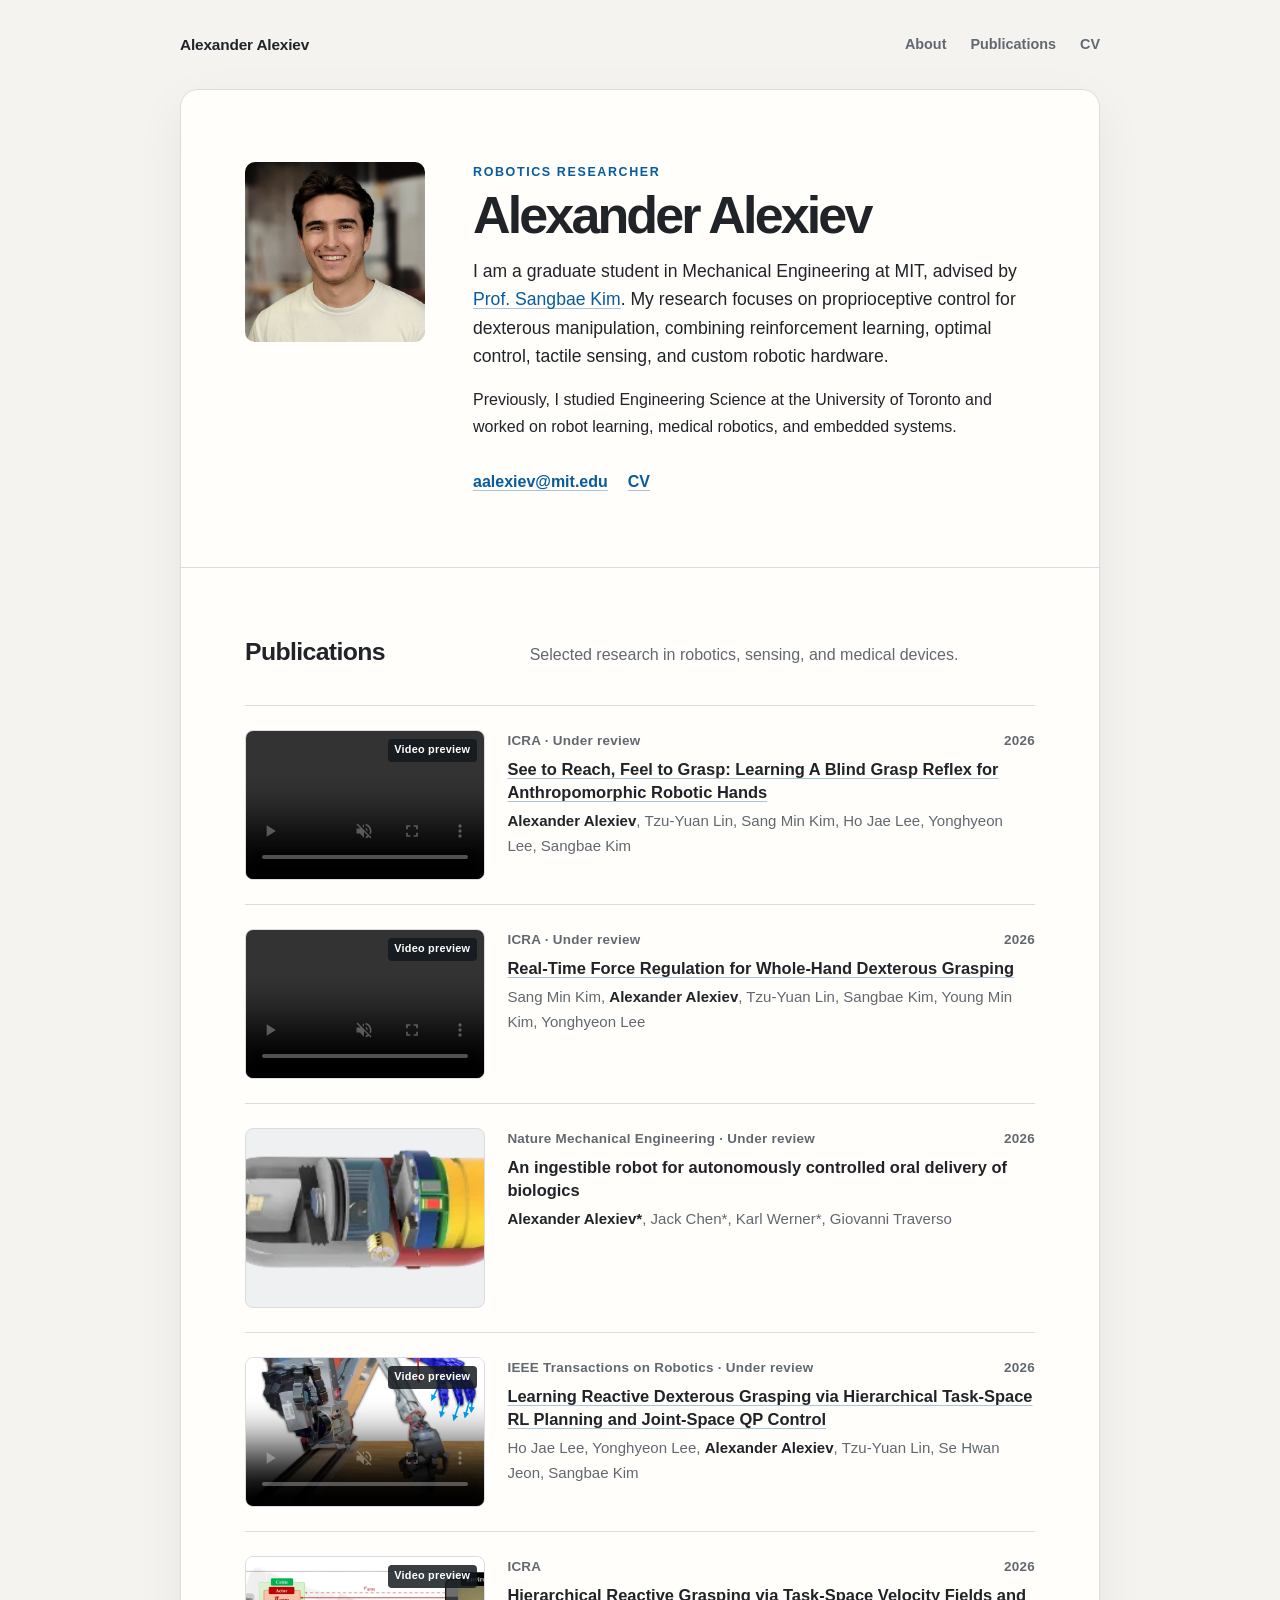
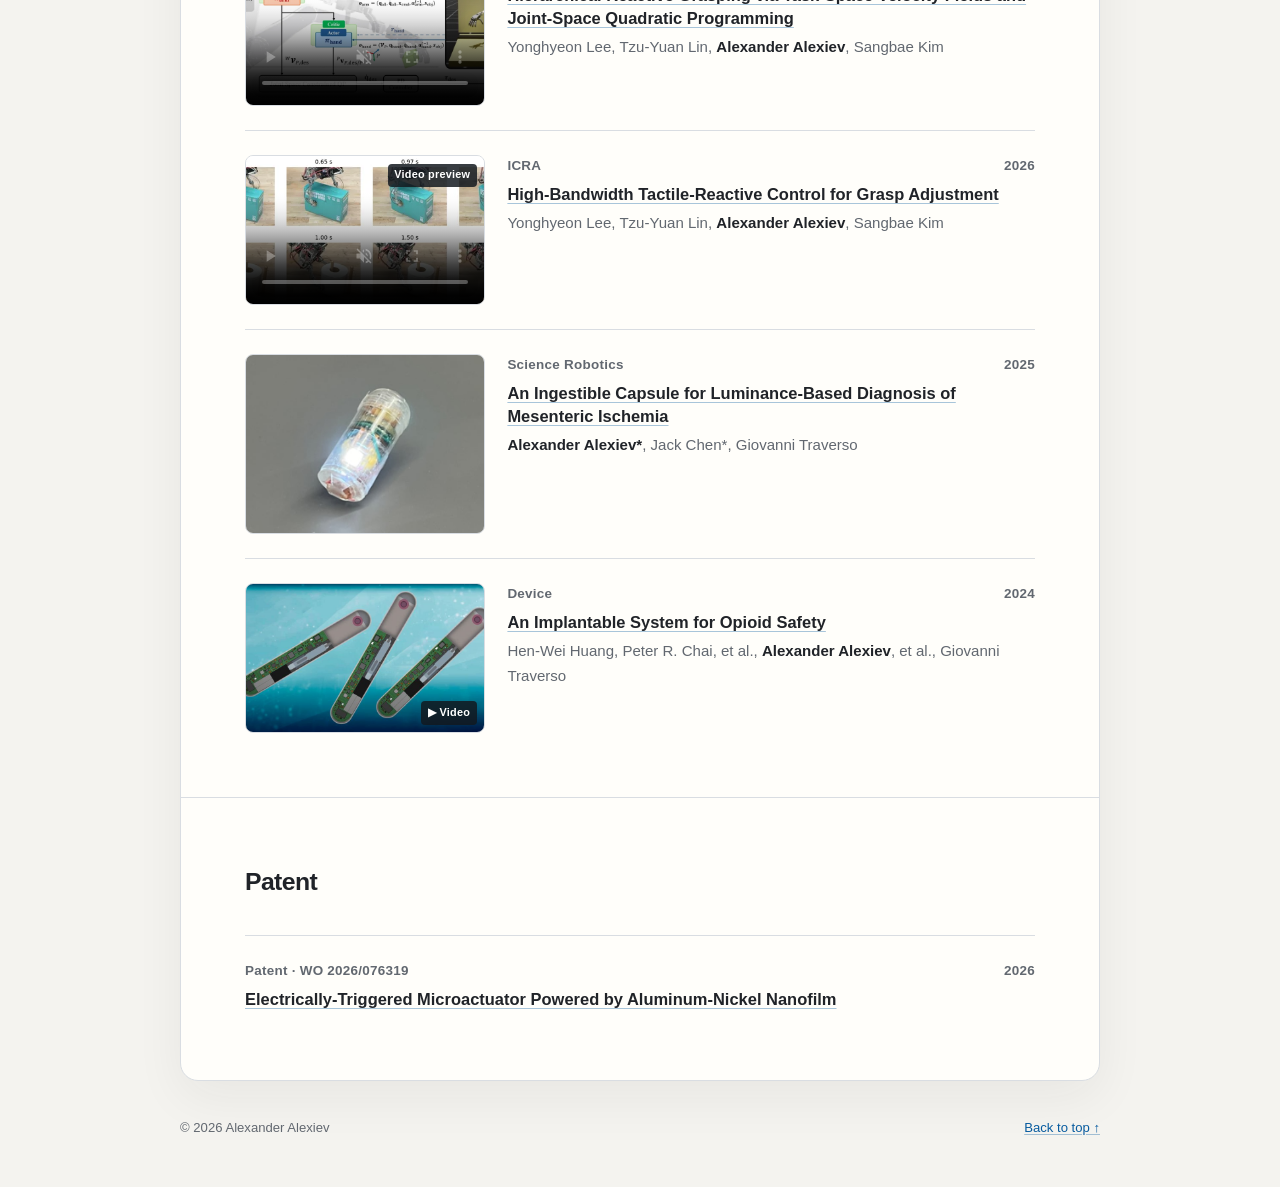
<file: index.html>
<!doctype html>
<html lang="en">
<head>
  <meta charset="utf-8">
  <meta name="viewport" content="width=device-width, initial-scale=1">
  <meta name="description" content="Alexander Alexiev is a robotics researcher and graduate student at MIT.">
  <title>Alexander Alexiev</title>
  <link rel="stylesheet" href="files/css/site.css">
</head>
<body>
  <a class="skip-link" href="#main">Skip to content</a>
  <header class="site-header">
    <a class="site-name" href="#about">Alexander Alexiev</a>
    <nav aria-label="Primary navigation">
      <a href="#about">About</a>
      <a href="#publications">Publications</a>
      <a href="output/pdf/Alexander_Alexiev_CV.pdf">CV</a>
    </nav>
  </header>

  <main id="main">
    <section class="intro" id="about">
      <img class="portrait" src="files/profile.jpg" alt="Portrait of Alexander Alexiev" width="240" height="240">
      <div>
        <p class="eyebrow">Robotics researcher</p>
        <h1>Alexander Alexiev</h1>
        <p class="lead">
          I am a graduate student in Mechanical Engineering at MIT, advised by
          <a href="https://biomimetics.mit.edu/" target="_blank" rel="noreferrer">Prof. Sangbae Kim</a>.
          My research focuses on proprioceptive control for dexterous manipulation, combining
          reinforcement learning, optimal control, tactile sensing, and custom robotic hardware.
        </p>
        <p>
          Previously, I studied Engineering Science at the University of Toronto and worked on
          robot learning, medical robotics, and embedded systems.
        </p>
        <div class="links" aria-label="Contact links">
          <a href="mailto:aalexiev@mit.edu">aalexiev@mit.edu</a>
          <a href="output/pdf/Alexander_Alexiev_CV.pdf">CV</a>
        </div>
      </div>
    </section>

    <section id="publications" aria-labelledby="publications-title">
      <div class="section-heading">
        <h2 id="publications-title">Publications</h2>
        <p>Selected research in robotics, sensing, and medical devices.</p>
      </div>
      <ol class="publication-list">
        <li><article class="publication">
          <div class="publication-media video-preview">
            <video autoplay muted loop playsinline controls preload="auto" controlslist="nodownload noremoteplayback" aria-label="Preview of a blind grasp reflex for an anthropomorphic robotic hand">
              <source src="files/publications/blind-grasp-preview.mp4" type="video/mp4">
            </video>
            <span aria-hidden="true">Video preview</span>
          </div>
          <div class="publication-copy">
            <div class="publication-meta"><span>ICRA · Under review</span><time datetime="2026-09">2026</time></div>
            <h3><a href="https://doi.org/10.48550/arXiv.2609.31323" target="_blank" rel="noreferrer">See to Reach, Feel to Grasp: Learning A Blind Grasp Reflex for Anthropomorphic Robotic Hands</a></h3>
            <p><strong>Alexander Alexiev</strong>, Tzu-Yuan Lin, Sang Min Kim, Ho Jae Lee, Yonghyeon Lee, Sangbae Kim</p>
          </div>
        </article></li>
        <li><article class="publication">
          <div class="publication-media video-preview">
            <video autoplay muted loop playsinline controls preload="auto" controlslist="nodownload noremoteplayback" aria-label="Preview of whole-hand force regulation for dexterous grasping">
              <source src="files/publications/whole-hand-force-preview.mp4" type="video/mp4">
            </video>
            <span aria-hidden="true">Video preview</span>
          </div>
          <div class="publication-copy">
            <div class="publication-meta"><span>ICRA · Under review</span><time datetime="2026-09">2026</time></div>
            <h3><a href="https://doi.org/10.48550/arXiv.2609.30082" target="_blank" rel="noreferrer">Real-Time Force Regulation for Whole-Hand Dexterous Grasping</a></h3>
            <p>Sang Min Kim, <strong>Alexander Alexiev</strong>, Tzu-Yuan Lin, Sangbae Kim, Young Min Kim, Yonghyeon Lee</p>
          </div>
        </article></li>
        <li><article class="publication">
          <div class="publication-media">
            <img src="files/projects/splash.png" alt="Rendering of the ingestible biologics delivery robot" loading="lazy">
          </div>
          <div class="publication-copy">
            <div class="publication-meta"><span>Nature Mechanical Engineering · Under review</span><time datetime="2026-06">2026</time></div>
            <h3>An ingestible robot for autonomously controlled oral delivery of biologics</h3>
            <p><strong>Alexander Alexiev*</strong>, Jack Chen*, Karl Werner*, Giovanni Traverso</p>
          </div>
        </article></li>
        <li><article class="publication">
          <div class="publication-media video-preview">
            <video autoplay muted loop playsinline controls preload="auto" controlslist="nodownload noremoteplayback" poster="files/publications/reactive-grasping-main.webp" aria-label="Preview of reactive dexterous grasping">
              <source src="files/publications/reactive-dexterous-preview.mp4" type="video/mp4">
            </video>
            <span aria-hidden="true">Video preview</span>
          </div>
          <div class="publication-copy">
            <div class="publication-meta"><span>IEEE Transactions on Robotics · Under review</span><time datetime="2026-05">2026</time></div>
            <h3><a href="https://doi.org/10.48550/arXiv.2605.03363" target="_blank" rel="noreferrer">Learning Reactive Dexterous Grasping via Hierarchical Task-Space RL Planning and Joint-Space QP Control</a></h3>
            <p>Ho Jae Lee, Yonghyeon Lee, <strong>Alexander Alexiev</strong>, Tzu-Yuan Lin, Se Hwan Jeon, Sangbae Kim</p>
          </div>
        </article></li>
        <li><article class="publication">
          <div class="publication-media video-preview">
            <video autoplay muted loop playsinline controls preload="auto" controlslist="nodownload noremoteplayback" poster="files/publications/reactive-grasping-overview.webp" aria-label="Preview of hierarchical reactive grasping">
              <source src="files/publications/reactive-grasp-preview.mp4" type="video/mp4">
            </video>
            <span aria-hidden="true">Video preview</span>
          </div>
          <div class="publication-copy">
            <div class="publication-meta"><span>ICRA</span><time datetime="2026">2026</time></div>
            <h3><a href="https://doi.org/10.48550/arXiv.2509.01044" target="_blank" rel="noreferrer">Hierarchical Reactive Grasping via Task-Space Velocity Fields and Joint-Space Quadratic Programming</a></h3>
            <p>Yonghyeon Lee, Tzu-Yuan Lin, <strong>Alexander Alexiev</strong>, Sangbae Kim</p>
          </div>
        </article></li>
        <li><article class="publication">
          <div class="publication-media video-preview">
            <video autoplay muted loop playsinline controls preload="auto" controlslist="nodownload noremoteplayback" poster="files/publications/tactile-grasp-adjustment.webp" aria-label="Preview of tactile-reactive grasp adjustment">
              <source src="files/publications/reflexive-grasp-preview.mp4" type="video/mp4">
            </video>
            <span aria-hidden="true">Video preview</span>
          </div>
          <div class="publication-copy">
            <div class="publication-meta"><span>ICRA</span><time datetime="2026">2026</time></div>
            <h3><a href="https://doi.org/10.48550/arXiv.2509.15876" target="_blank" rel="noreferrer">High-Bandwidth Tactile-Reactive Control for Grasp Adjustment</a></h3>
            <p>Yonghyeon Lee, Tzu-Yuan Lin, <strong>Alexander Alexiev</strong>, Sangbae Kim</p>
          </div>
        </article></li>
        <li><article class="publication">
          <a class="publication-media" href="https://doi.org/10.1126/scirobotics.adx1367" target="_blank" rel="noreferrer" aria-label="Open the mesenteric ischemia capsule paper">
            <img src="files/projects/firefly.png" alt="FIREFLI ingestible sensing capsule" loading="lazy">
          </a>
          <div class="publication-copy">
            <div class="publication-meta"><span>Science Robotics</span><time datetime="2025-10">2025</time></div>
            <h3><a href="https://doi.org/10.1126/scirobotics.adx1367" target="_blank" rel="noreferrer">An Ingestible Capsule for Luminance-Based Diagnosis of Mesenteric Ischemia</a></h3>
            <p><strong>Alexander Alexiev*</strong>, Jack Chen*, Giovanni Traverso</p>
          </div>
        </article></li>
        <li><article class="publication">
          <a class="publication-media video-link" href="https://pmc.ncbi.nlm.nih.gov/articles/PMC11735030/#SD2" target="_blank" rel="noreferrer" aria-label="Watch the supplementary video for the implantable opioid safety system">
            <img src="files/projects/isos.jpeg" alt="Rendering of the implantable opioid safety system" loading="lazy">
            <span aria-hidden="true">▶ Video</span>
          </a>
          <div class="publication-copy">
            <div class="publication-meta"><span>Device</span><time datetime="2024-08">2024</time></div>
            <h3><a href="https://doi.org/10.1016/j.device.2024.100517" target="_blank" rel="noreferrer">An Implantable System for Opioid Safety</a></h3>
            <p>Hen-Wei Huang, Peter R. Chai, et al., <strong>Alexander Alexiev</strong>, et al., Giovanni Traverso</p>
          </div>
        </article></li>
      </ol>
    </section>

    <section id="patents" aria-labelledby="patents-title">
      <div class="section-heading"><h2 id="patents-title">Patent</h2></div>
      <article class="patent">
        <div class="publication-meta"><span>Patent · WO 2026/076319</span><time datetime="2026-04">2026</time></div>
        <h3><a href="https://patentscope.wipo.int/search/en/WO2026076319" target="_blank" rel="noreferrer">Electrically-Triggered Microactuator Powered by Aluminum-Nickel Nanofilm</a></h3>
      </article>
    </section>
  </main>

  <footer>
    <p>© 2026 Alexander Alexiev</p>
    <a href="#about">Back to top ↑</a>
  </footer>
  <script>
    const previewVideos = document.querySelectorAll(".video-preview video");
    const previewObserver = new IntersectionObserver((entries) => {
      for (const entry of entries) {
        if (entry.isIntersecting) {
          entry.target.play().catch(() => {});
        } else {
          entry.target.pause();
        }
      }
    }, { threshold: 0.25 });

    for (const video of previewVideos) {
      video.muted = true;
      previewObserver.observe(video);
    }
  </script>
</body>
</html>
</file>
<file: files/css/site.css>
:root {
  --ink: #202328;
  --muted: #626870;
  --accent: #075b9f;
  --line: #d9dde2;
  --paper: #fffefa;
  --page: #f4f3ef;
}

* { box-sizing: border-box; }
html { scroll-behavior: smooth; }

body {
  margin: 0;
  background: var(--page);
  color: var(--ink);
  font-family: Inter, ui-sans-serif, -apple-system, BlinkMacSystemFont, "Segoe UI", sans-serif;
  font-size: 16px;
  line-height: 1.65;
  text-rendering: optimizeLegibility;
}

a {
  color: var(--accent);
  text-decoration-color: color-mix(in srgb, var(--accent) 35%, transparent);
  text-underline-offset: 0.18em;
}

a:hover { text-decoration-color: currentColor; }

.skip-link {
  position: fixed;
  top: -5rem;
  left: 1rem;
  z-index: 10;
  padding: 0.6rem 0.9rem;
  background: var(--ink);
  color: white;
}

.skip-link:focus { top: 1rem; }

.site-header,
main,
footer {
  width: min(920px, calc(100% - 3rem));
  margin-inline: auto;
}

.site-header {
  display: flex;
  align-items: center;
  justify-content: space-between;
  padding-block: 2rem;
}

.site-name {
  color: var(--ink);
  font-size: 0.96rem;
  font-weight: 720;
  letter-spacing: -0.01em;
  text-decoration: none;
}

nav { display: flex; gap: 1.5rem; }
nav a {
  color: var(--muted);
  font-size: 0.9rem;
  font-weight: 650;
  text-decoration: none;
}
nav a:hover { color: var(--accent); }

main {
  overflow: hidden;
  border: 1px solid var(--line);
  border-radius: 18px;
  background: var(--paper);
  box-shadow: 0 16px 50px rgba(32, 35, 40, 0.06);
}

section { padding: 4rem; scroll-margin-top: 1rem; }
section + section { border-top: 1px solid var(--line); }

.intro {
  display: grid;
  grid-template-columns: 180px minmax(0, 1fr);
  gap: 3rem;
  align-items: start;
  padding-block: 4.5rem;
}

.portrait {
  width: 180px;
  height: 180px;
  border-radius: 10px;
  object-fit: cover;
  filter: saturate(0.82) contrast(1.02);
}

.eyebrow {
  margin: 0 0 0.4rem;
  color: var(--accent);
  font-size: 0.78rem;
  font-weight: 750;
  letter-spacing: 0.13em;
  text-transform: uppercase;
}

h1, h2, h3, p { margin-top: 0; }
h1 {
  margin-bottom: 1rem;
  font-size: clamp(2.1rem, 5vw, 3.25rem);
  font-weight: 760;
  letter-spacing: -0.055em;
  line-height: 1;
}

.lead { font-size: 1.1rem; line-height: 1.6; }

.links {
  display: flex;
  flex-wrap: wrap;
  gap: 1rem 1.25rem;
  align-items: center;
  margin-top: 1.8rem;
}
.links a { font-weight: 700; }

.section-heading {
  display: grid;
  grid-template-columns: 1fr 2fr;
  gap: 2rem;
  align-items: baseline;
  margin-bottom: 2rem;
}

h2 { margin-bottom: 0; font-size: 1.55rem; letter-spacing: -0.025em; }
.section-heading p { margin-bottom: 0; color: var(--muted); }

.publication-list { margin: 0; padding: 0; list-style: none; }
.publication-list li { padding-block: 1.5rem; border-top: 1px solid var(--line); }
.publication-list li:last-child { padding-bottom: 0; }

.publication {
  display: grid;
  grid-template-columns: 240px minmax(0, 1fr);
  gap: 1.4rem;
  align-items: start;
}

.publication-media {
  display: block;
  width: 240px;
  aspect-ratio: 4 / 3;
  overflow: hidden;
  border: 1px solid var(--line);
  border-radius: 8px;
  background: #eef0f2;
}

.publication-media img,
.publication-media video {
  display: block;
  width: 100%;
  height: 100%;
  object-fit: cover;
}

.publication-media img {
  transition: transform 180ms ease;
}

a.publication-media:hover img {
  transform: scale(1.035);
}

.video-link,
.video-preview {
  position: relative;
  aspect-ratio: 16 / 10;
}

.video-link span,
.video-preview span {
  position: absolute;
  right: 0.45rem;
  bottom: 0.45rem;
  padding: 0.18rem 0.42rem;
  border-radius: 4px;
  background: rgba(18, 24, 30, 0.84);
  color: white;
  font-size: 0.68rem;
  font-weight: 750;
  letter-spacing: 0.02em;
}

.video-preview span {
  top: 0.45rem;
  bottom: auto;
  pointer-events: none;
}

.publication-meta {
  display: flex;
  justify-content: space-between;
  gap: 1rem;
  margin-bottom: 0.35rem;
  color: var(--muted);
  font-size: 0.84rem;
  font-weight: 650;
  letter-spacing: 0.02em;
}

h3 { margin-bottom: 0.3rem; font-size: 1.03rem; line-height: 1.4; }
h3 a { color: var(--ink); text-decoration-thickness: 1px; }
article p { margin-bottom: 0; color: var(--muted); font-size: 0.94rem; }
article strong { color: var(--ink); }
.patent { padding-top: 1.5rem; border-top: 1px solid var(--line); }

footer {
  display: flex;
  justify-content: space-between;
  padding-block: 2.25rem 3rem;
  color: var(--muted);
  font-size: 0.82rem;
}
footer p { margin-bottom: 0; }

@media (max-width: 720px) {
  .site-header, main, footer { width: min(100% - 1.5rem, 920px); }
  .site-header { padding-block: 1.25rem; }
  nav { gap: 0.9rem; }
  nav a:first-child { display: none; }
  main { border-radius: 12px; }
  section { padding: 2.2rem 1.5rem; }
  .intro { grid-template-columns: 1fr; gap: 1.75rem; padding-block: 2.5rem; }
  .portrait { width: 112px; height: 112px; }
  .section-heading { grid-template-columns: 1fr; gap: 0.4rem; }
  .publication-meta { align-items: baseline; }
  .publication { grid-template-columns: 120px minmax(0, 1fr); gap: 1rem; }
  .publication-media { width: 120px; }
}

@media (prefers-reduced-motion: reduce) {
  html { scroll-behavior: auto; }
  .publication-media img { transition: none; }
}
</file>
